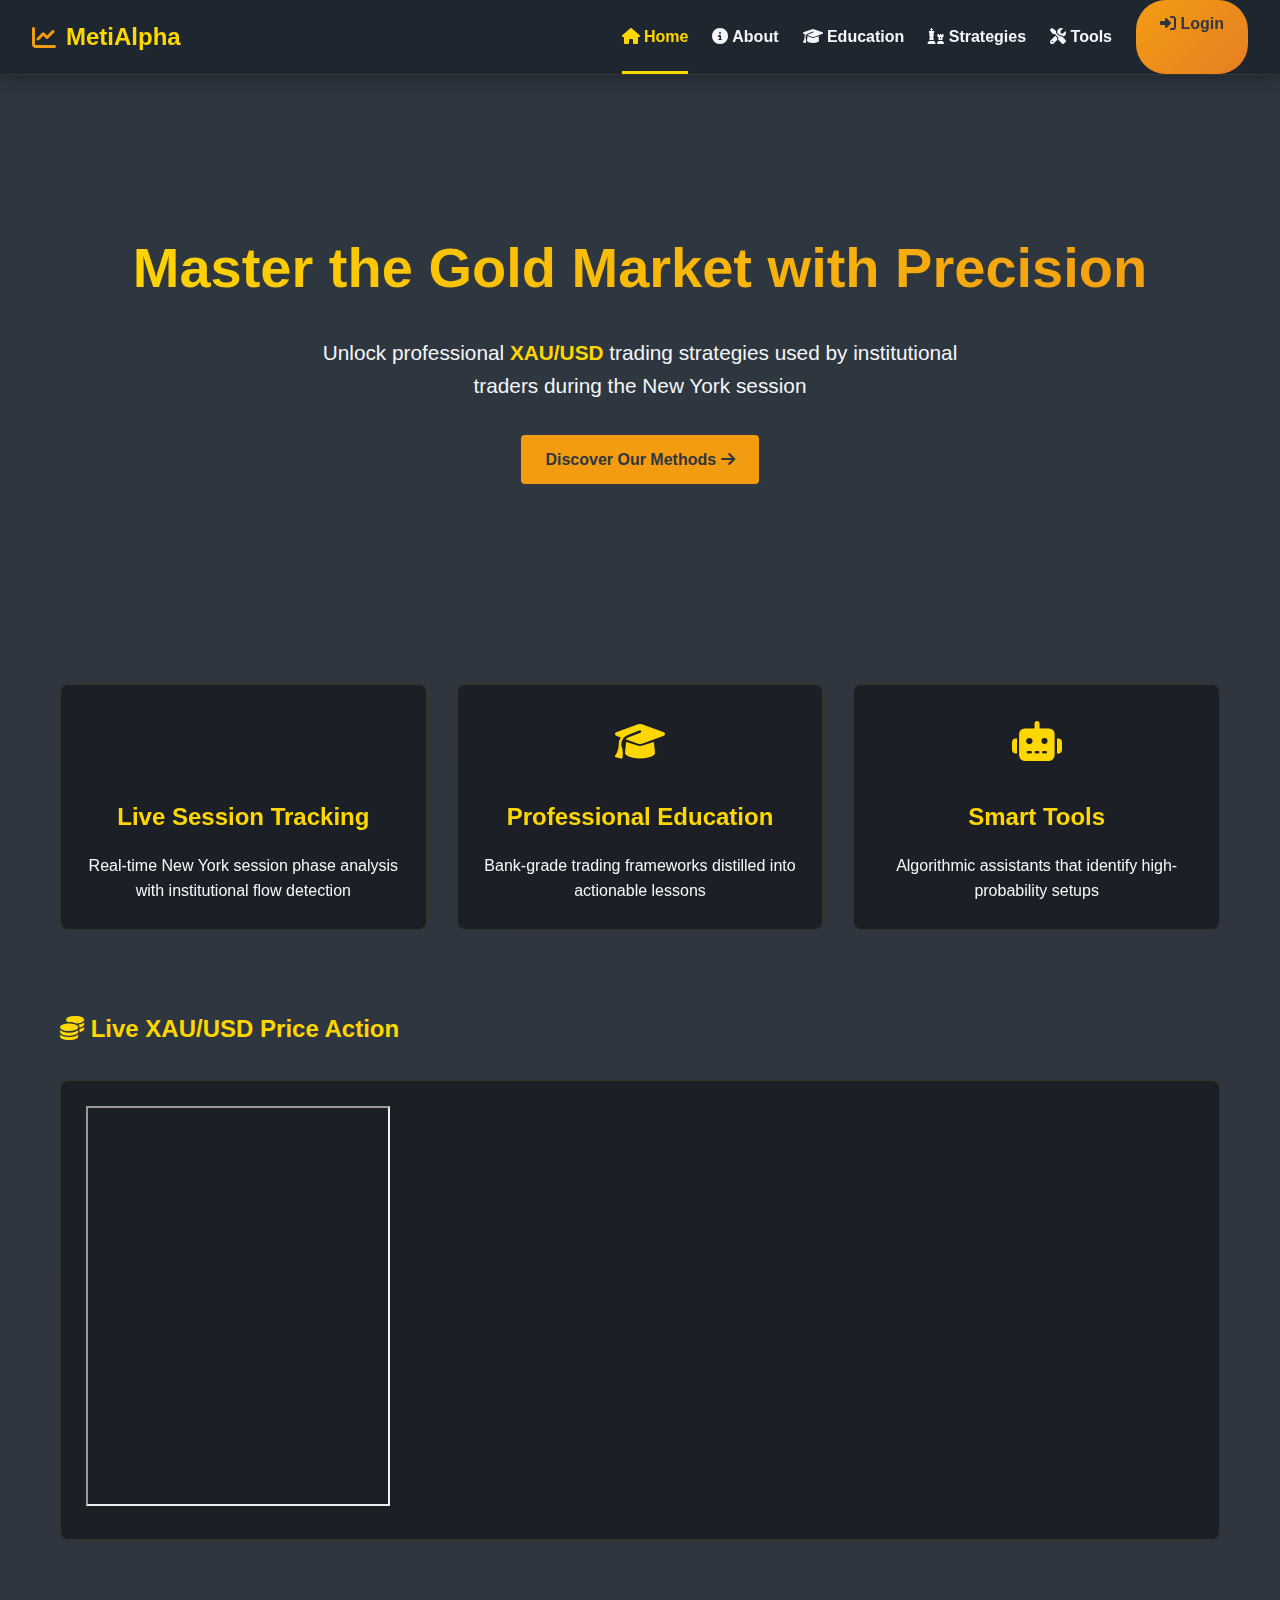
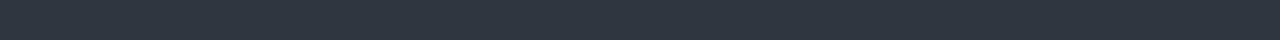
<file: index.html>
<!DOCTYPE html>
<html lang="en">
<head>
  <meta charset="UTF-8">
  <meta name="viewport" content="width=device-width, initial-scale=1.0">
  <title>MetiAlpha - Premium Forex Education</title>
  <link rel="stylesheet" href="https://cdnjs.cloudflare.com/ajax/libs/font-awesome/6.4.0/css/all.min.css">
  <link rel="stylesheet" href="styles.css">
  <style>
    /* Home Page Specific Styles */
    .features-grid {
      display: grid;
      grid-template-columns: repeat(auto-fit, minmax(300px, 1fr));
      gap: 30px;
      margin: 5rem 0;
    }
    
    .feature-card {
      text-align: center;
    }
    
    .feature-icon {
      font-size: 2.5rem;
      color: var(--gold);
      margin-bottom: 1.5rem;
    }
    
    .feature-card h3 {
      font-size: 1.5rem;
      margin-bottom: 1rem;
    }
    
    .trading-view-widget {
      margin: 5rem 0;
    }
    
    .price-action-container {
      border-radius: 8px;
      overflow: hidden;
      margin-top: 2rem;
    }
  </style>
</head>
<body>
  <div class="overlay">
    <nav>
      <a href="index.html" class="nav-logo">
        <i class="fas fa-chart-line"></i>
        <span>MetiAlpha</span>
      </a>
      <div class="nav-links">
        <a href="index.html" class="nav-link active"><i class="fas fa-home"></i> Home</a>
        <a href="about.html" class="nav-link"><i class="fas fa-info-circle"></i> About</a>
        <a href="education.html" class="nav-link"><i class="fas fa-graduation-cap"></i> Education</a>
        <a href="strategies.html" class="nav-link"><i class="fas fa-chess"></i> Strategies</a>
        <a href="tools.html" class="nav-link"><i class="fas fa-tools"></i> Tools</a>
        <a href="login.html" class="nav-link nav-cta"><i class="fas fa-sign-in-alt"></i> Login</a>
      </div>
    </nav>
    
    <section class="hero">
      <div class="container">
        <h1>Master the Gold Market with Precision</h1>
        <p class="subtitle">Unlock professional <span class="highlight">XAU/USD</span> trading strategies used by institutional traders during the New York session</p>
        <a href="strategies.html" class="btn btn-primary">Discover Our Methods <i class="fas fa-arrow-right"></i></a>
      </div>
    </section>

    <div class="container">
      <div class="features-grid">
        <div class="feature-card card">
          <div class="feature-icon"><i class="fas fa-chart-candlestick"></i></div>
          <h3>Live Session Tracking</h3>
          <p>Real-time New York session phase analysis with institutional flow detection</p>
        </div>
        
        <div class="feature-card card">
          <div class="feature-icon"><i class="fas fa-graduation-cap"></i></div>
          <h3>Professional Education</h3>
          <p>Bank-grade trading frameworks distilled into actionable lessons</p>
        </div>
        
        <div class="feature-card card">
          <div class="feature-icon"><i class="fas fa-robot"></i></div>
          <h3>Smart Tools</h3>
          <p>Algorithmic assistants that identify high-probability setups</p>
        </div>
      </div>

      <div class="trading-view-widget">
        <h2><i class="fas fa-coins"></i> Live XAU/USD Price Action</h2>
        <div class="price-action-container card">
          <iframe src="https://s.tradingview.com/embed-widget/mini-symbol-overview/?locale=en#%7B%22symbol%22%3A%22OANDA%3AXAUUSD%22%2C%22width%22%3A%22100%25%22%2C%22height%22%3A%22100%25%22%2C%22dateRange%22%3A%2212M%22%2C%22colorTheme%22%3A%22dark%22%2C%22trendLineColor%22%3A%22rgba(255%2C%20215%2C%200%2C%201)%22%2C%22fontColor%22%3A%22rgba(255%2C%20255%2C%20255%2C%200.9)%22%7D" style="height: 400px;"></iframe>
        </div>
      </div>
    </div>
  </div>
</body>
</html>
</file>
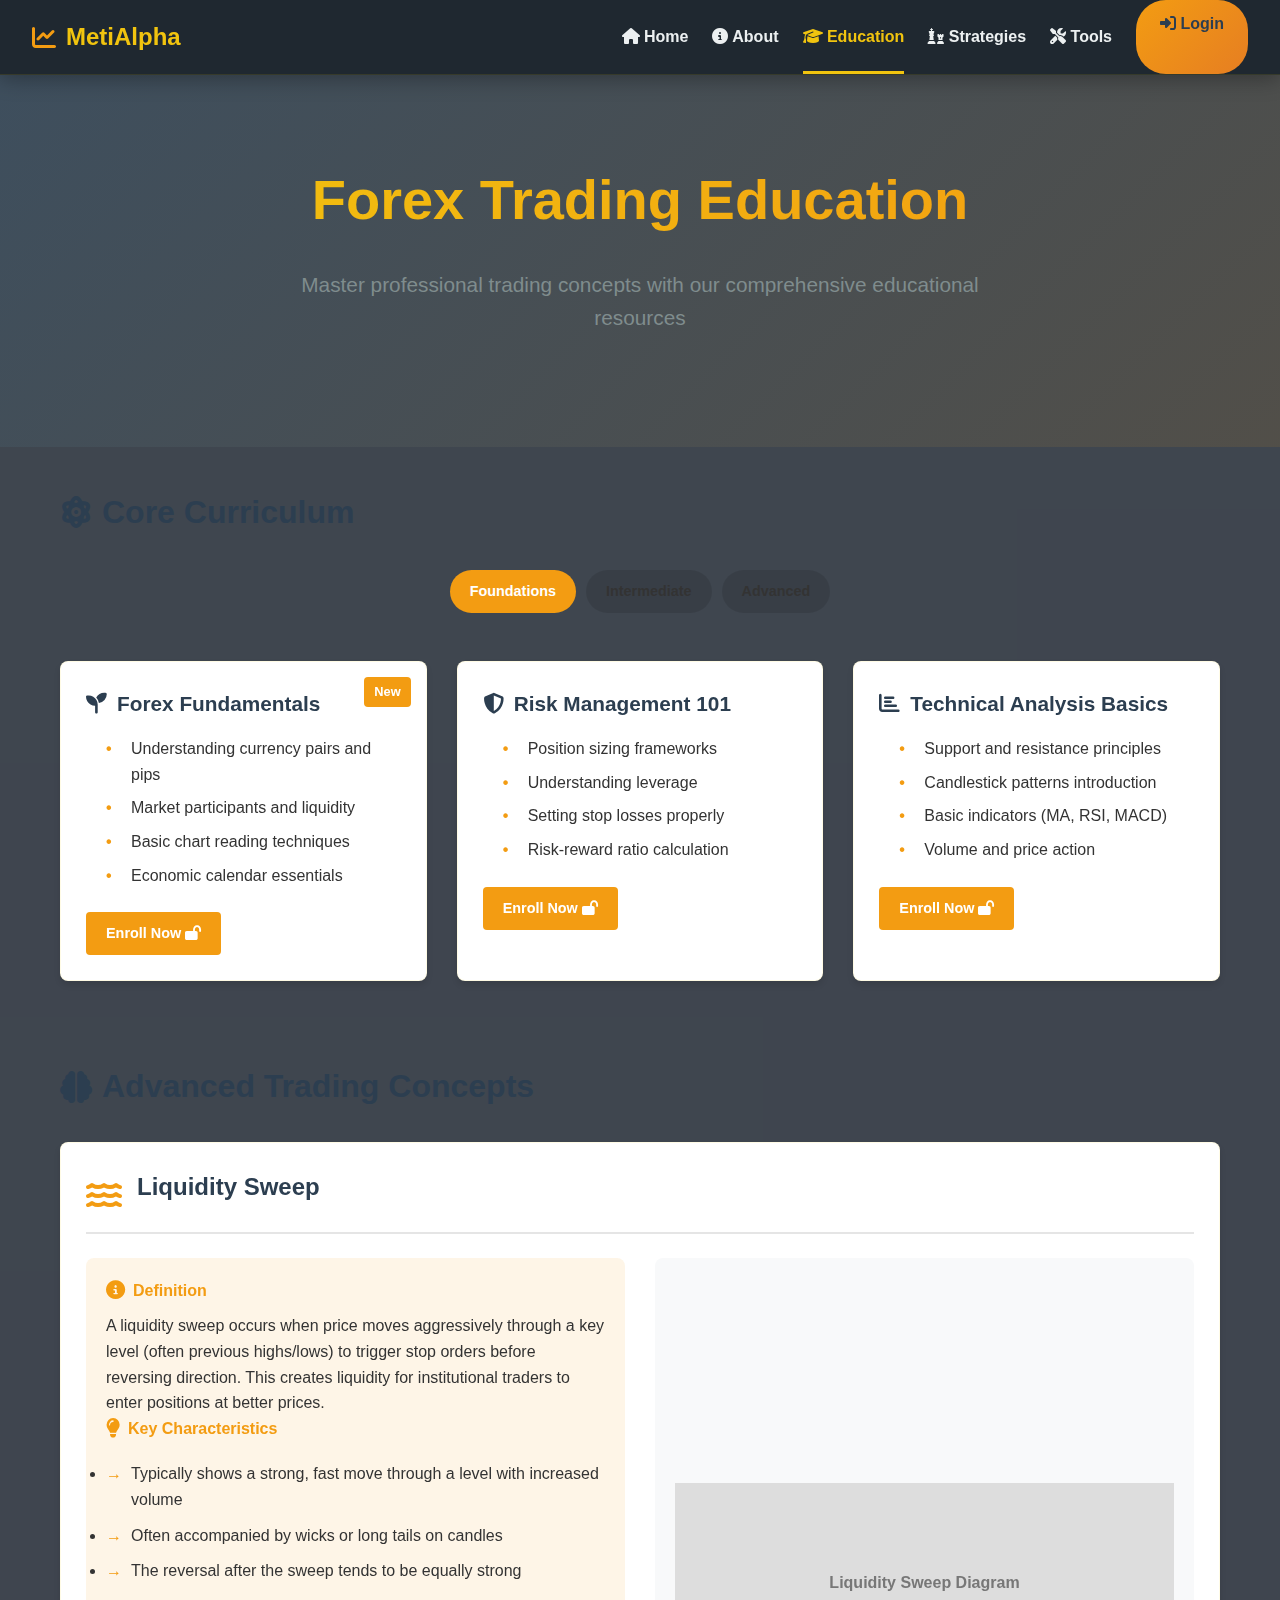
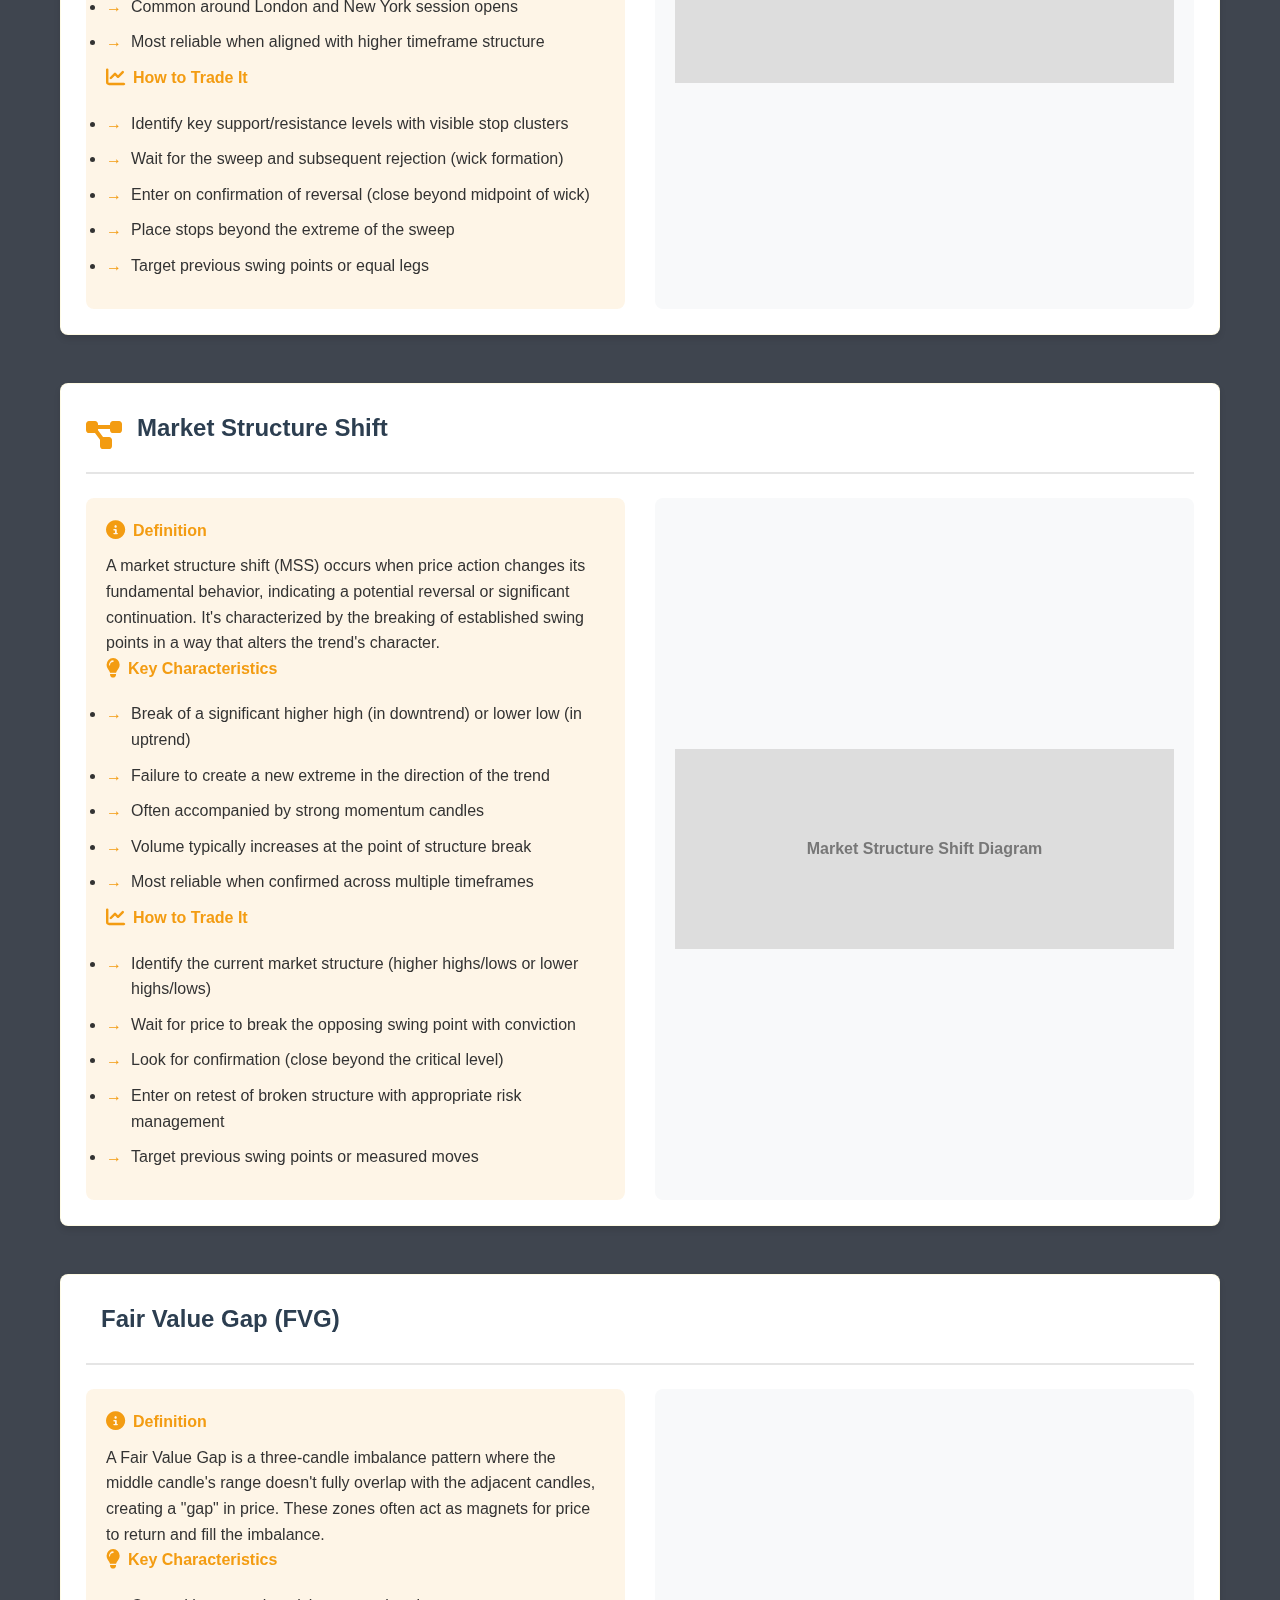
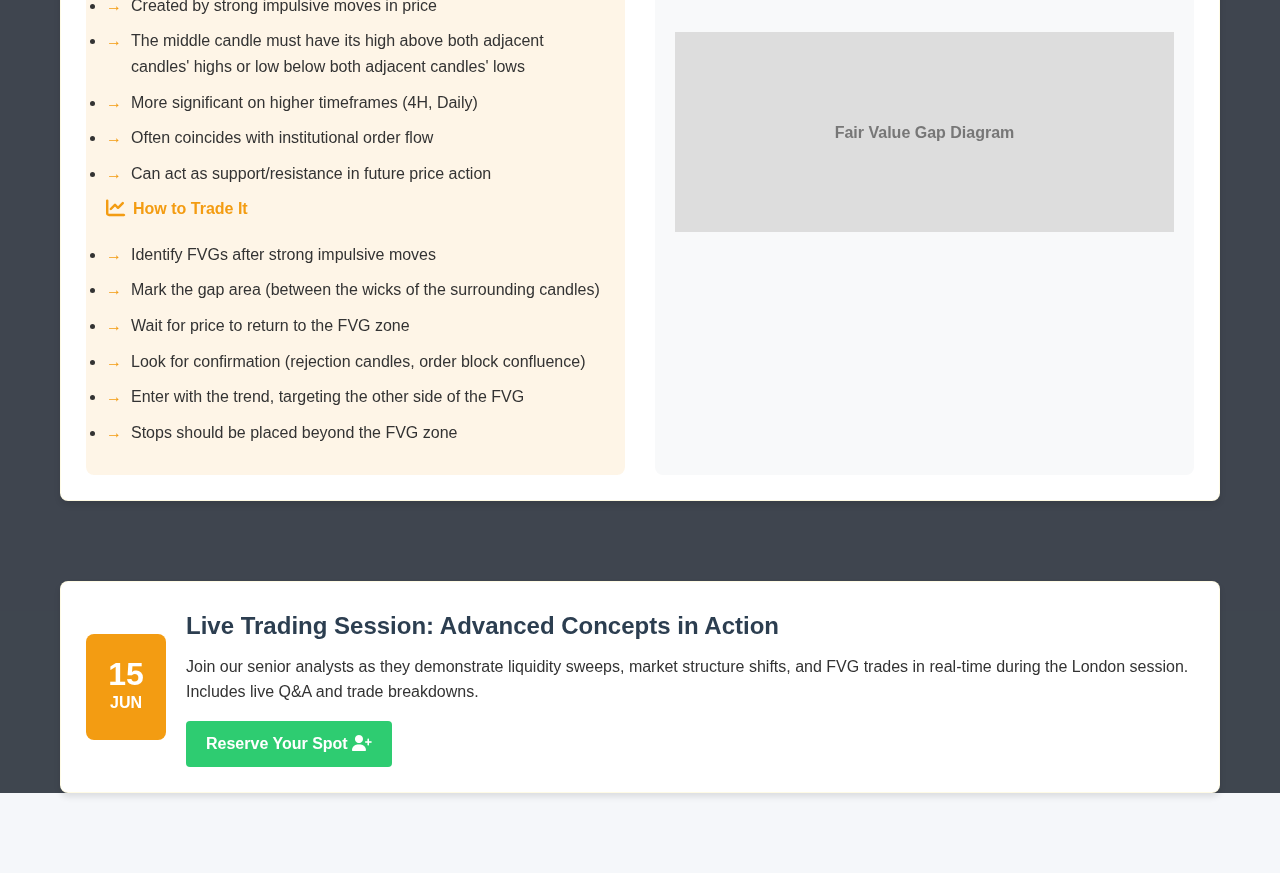
<file: education.html>
<!DOCTYPE html>
<html lang="en">
<head>
  <meta charset="UTF-8">
  <meta name="viewport" content="width=device-width, initial-scale=1.0">
  <title>Forex Education - MetiAlpha</title>
  <link rel="stylesheet" href="https://cdnjs.cloudflare.com/ajax/libs/font-awesome/6.4.0/css/all.min.css">
  <link rel="stylesheet" href="styles.css">
  <style>
    /* Education Page Specific Styles */
    :root {
      --primary: #3498db;
      --accent: #f39c12;
      --dark: #2c3e50;
      --light: #ecf0f1;
      --success: #2ecc71;
      --danger: #e74c3c;
      --gold: #f1c40f;
      --shadow: 0 4px 6px rgba(0, 0, 0, 0.1);
    }
    
    body {
      font-family: 'Segoe UI', Tahoma, Geneva, Verdana, sans-serif;
      line-height: 1.6;
      color: #333;
      background-color: #f5f7fa;
    }
    
    .container {
      max-width: 1200px;
      margin: 0 auto;
      padding: 0 20px;
    }
    
    .card {
      background: white;
      border-radius: 8px;
      padding: 25px;
      box-shadow: var(--shadow);
      position: relative;
      transition: transform 0.3s ease;
    }
    
    .card:hover {
      transform: translateY(-5px);
    }
    
    .education-hero {
      background: linear-gradient(135deg, rgba(52, 152, 219, 0.1), rgba(243, 156, 18, 0.1));
      padding: 80px 0;
      text-align: center;
      margin-bottom: 40px;
    }
    
    h1, h2, h3, h4 {
      color: var(--dark);
      margin-top: 0;
    }
    
    h1 {
      font-size: 2.5rem;
      margin-bottom: 15px;
    }
    
    h2 {
      font-size: 2rem;
      margin-bottom: 30px;
      display: flex;
      align-items: center;
      gap: 10px;
    }
    
    h3 {
      font-size: 1.5rem;
      margin-bottom: 15px;
    }
    
    .subtitle {
      font-size: 1.2rem;
      color: #7f8c8d;
      max-width: 700px;
      margin: 0 auto 30px;
    }
    
    .course-tabs {
      display: flex;
      justify-content: center;
      gap: 10px;
      margin: 2rem 0;
      flex-wrap: wrap;
    }
    
    .tab {
      padding: 10px 20px;
      border-radius: 30px;
      cursor: pointer;
      font-weight: 600;
      background-color: rgba(0, 0, 0, 0.1);
      transition: all 0.3s;
      border: none;
      font-size: 0.9rem;
    }
    
    .tab:hover {
      background-color: rgba(0, 0, 0, 0.2);
    }
    
    .tab.active {
      background-color: var(--accent);
      color: white;
    }
    
    .course-grid {
      display: grid;
      grid-template-columns: repeat(auto-fit, minmax(300px, 1fr));
      gap: 30px;
      margin: 3rem 0;
    }
    
    .course-badge {
      position: absolute;
      top: 15px;
      right: 15px;
      background-color: var(--accent);
      color: white;
      padding: 5px 10px;
      border-radius: 4px;
      font-weight: 600;
      font-size: 0.8rem;
    }
    
    .course-card h3 {
      font-size: 1.3rem;
      margin-bottom: 1rem;
      display: flex;
      align-items: center;
      gap: 10px;
    }
    
    .course-card ul {
      margin-left: 20px;
      margin-bottom: 1.5rem;
      padding-left: 0;
    }
    
    .course-card ul li {
      margin-bottom: 8px;
      position: relative;
      list-style-type: none;
      padding-left: 25px;
    }
    
    .course-card ul li:before {
      content: "•";
      color: var(--accent);
      font-weight: bold;
      position: absolute;
      left: 0;
    }
    
    .course-cta {
      display: inline-block;
      background-color: var(--accent);
      color: white;
      padding: 10px 20px;
      border-radius: 4px;
      font-weight: 600;
      text-decoration: none;
      transition: all 0.3s;
      border: none;
      cursor: pointer;
      font-size: 0.9rem;
    }
    
    .course-cta:hover {
      background-color: #e67e22;
      transform: translateY(-2px);
      box-shadow: 0 2px 10px rgba(0, 0, 0, 0.1);
    }
    
    .featured {
      border: 2px solid var(--gold);
      position: relative;
    }
    
    .featured:after {
      content: "Featured";
      position: absolute;
      top: -12px;
      left: 20px;
      background-color: var(--gold);
      color: var(--dark);
      padding: 3px 10px;
      border-radius: 20px;
      font-size: 0.7rem;
      font-weight: bold;
    }
    
    .webinar-section {
      margin: 5rem 0;
    }
    
    .webinar-card {
      display: flex;
      align-items: center;
      flex-wrap: wrap;
      gap: 20px;
    }
    
    .webinar-date {
      background-color: var(--accent);
      color: white;
      padding: 1.5rem 1rem;
      border-radius: 8px;
      text-align: center;
      min-width: 80px;
    }
    
    .webinar-date .day {
      font-size: 2rem;
      font-weight: 700;
      line-height: 1;
    }
    
    .webinar-date .month {
      font-size: 1rem;
      font-weight: 600;
      text-transform: uppercase;
    }
    
    .webinar-content {
      flex: 1;
      min-width: 250px;
    }
    
    .webinar-content h3 {
      font-size: 1.5rem;
      margin-bottom: 0.5rem;
    }
    
    .webinar-cta {
      display: inline-block;
      margin-top: 1rem;
      background-color: var(--success);
      color: white;
      padding: 10px 20px;
      border-radius: 4px;
      font-weight: 600;
      text-decoration: none;
      transition: all 0.3s;
      border: none;
      cursor: pointer;
    }
    
    .webinar-cta:hover {
      background-color: #27ae60;
      box-shadow: 0 2px 10px rgba(0, 0, 0, 0.1);
    }
    
    /* Advanced Concepts Section */
    .advanced-concepts {
      margin: 5rem 0;
    }
    
    .concept-card {
      margin-bottom: 3rem;
    }
    
    .concept-header {
      display: flex;
      align-items: center;
      margin-bottom: 1.5rem;
      padding-bottom: 10px;
      border-bottom: 2px solid rgba(0, 0, 0, 0.1);
    }
    
    .concept-icon {
      font-size: 2rem;
      margin-right: 15px;
      color: var(--accent);
    }
    
    .concept-content {
      display: grid;
      grid-template-columns: 1fr 1fr;
      gap: 30px;
    }
    
    @media (max-width: 768px) {
      .concept-content {
        grid-template-columns: 1fr;
      }
    }
    
    .concept-details {
      background: rgba(243, 156, 18, 0.1);
      padding: 20px;
      border-radius: 8px;
    }
    
    .concept-details h4 {
      color: var(--accent);
      margin-bottom: 10px;
      display: flex;
      align-items: center;
      gap: 8px;
    }
    
    .concept-details h4 i {
      font-size: 1.2rem;
    }
    
    .concept-image {
      background-color: #f8f9fa;
      border-radius: 8px;
      display: flex;
      align-items: center;
      justify-content: center;
      padding: 20px;
      text-align: center;
    }
    
    .concept-image img {
      max-width: 100%;
      height: auto;
      border-radius: 4px;
    }
    
    .placeholder-image {
      width: 100%;
      height: 200px;
      background-color: #ddd;
      display: flex;
      align-items: center;
      justify-content: center;
      color: #777;
      font-weight: bold;
    }
    
    .key-points {
      margin-top: 20px;
    }
    
    .key-points li {
      margin-bottom: 10px;
      position: relative;
      padding-left: 25px;
    }
    
    .key-points li:before {
      content: "→";
      color: var(--accent);
      position: absolute;
      left: 0;
    }
    
    /* Tabs functionality */
    .tab-content {
      display: none;
    }
    
    .tab-content.active {
      display: block;
      animation: fadeIn 0.5s ease;
    }
    
    @keyframes fadeIn {
      from { opacity: 0; transform: translateY(10px); }
      to { opacity: 1; transform: translateY(0); }
    }
  </style>
</head>
<body>
  <div class="overlay">
    <nav>
      <a href="index.html" class="nav-logo">
        <i class="fas fa-chart-line"></i>
        <span>MetiAlpha</span>
      </a>
      <div class="nav-links">
        <a href="index.html" class="nav-link"><i class="fas fa-home"></i> Home</a>
        <a href="about.html" class="nav-link"><i class="fas fa-info-circle"></i> About</a>
        <a href="education.html" class="nav-link active"><i class="fas fa-graduation-cap"></i> Education</a>
        <a href="strategies.html" class="nav-link"><i class="fas fa-chess"></i> Strategies</a>
        <a href="tools.html" class="nav-link"><i class="fas fa-tools"></i> Tools</a>
        <a href="login.html" class="nav-link nav-cta"><i class="fas fa-sign-in-alt"></i> Login</a>
      </div>
    </nav>
    
    <section class="hero education-hero">
      <div class="container">
        <h1>Forex Trading Education</h1>
        <p class="subtitle">Master professional trading concepts with our comprehensive educational resources</p>
      </div>
    </section>
    
    <div class="container">
      <section class="courses-section">
        <h2><i class="fas fa-atom"></i> Core Curriculum</h2>
        
        <div class="course-tabs">
          <div class="tab active" data-tab="foundations">Foundations</div>
          <div class="tab" data-tab="intermediate">Intermediate</div>
          <div class="tab" data-tab="advanced">Advanced</div>
        </div>
        
        <div class="tab-content active" id="foundations">
          <div class="course-grid">
            <div class="course-card card">
              <div class="course-badge">New</div>
              <h3><i class="fas fa-seedling"></i> Forex Fundamentals</h3>
              <ul>
                <li>Understanding currency pairs and pips</li>
                <li>Market participants and liquidity</li>
                <li>Basic chart reading techniques</li>
                <li>Economic calendar essentials</li>
              </ul>
              <a href="#" class="course-cta">Enroll Now <i class="fas fa-lock-open"></i></a>
            </div>
            
            <div class="course-card card">
              <h3><i class="fas fa-shield-alt"></i> Risk Management 101</h3>
              <ul>
                <li>Position sizing frameworks</li>
                <li>Understanding leverage</li>
                <li>Setting stop losses properly</li>
                <li>Risk-reward ratio calculation</li>
              </ul>
              <a href="#" class="course-cta">Enroll Now <i class="fas fa-lock-open"></i></a>
            </div>
            
            <div class="course-card card">
              <h3><i class="fas fa-chart-bar"></i> Technical Analysis Basics</h3>
              <ul>
                <li>Support and resistance principles</li>
                <li>Candlestick patterns introduction</li>
                <li>Basic indicators (MA, RSI, MACD)</li>
                <li>Volume and price action</li>
              </ul>
              <a href="#" class="course-cta">Enroll Now <i class="fas fa-lock-open"></i></a>
            </div>
          </div>
        </div>
        
        <div class="tab-content" id="intermediate">
          <div class="course-grid">
            <div class="course-card card">
              <h3><i class="fas fa-chess-knight"></i> Price Action Strategies</h3>
              <ul>
                <li>Pin bar trading methodology</li>
                <li>Inside bar breakout strategies</li>
                <li>False break recognition</li>
                <li>Multi-timeframe analysis</li>
              </ul>
              <a href="#" class="course-cta">Enroll Now <i class="fas fa-lock-open"></i></a>
            </div>
            
            <div class="course-card card featured">
              <div class="course-badge">Popular</div>
              <h3><i class="fas fa-clock"></i> Session Trading</h3>
              <ul>
                <li>London open strategies</li>
                <li>NY-London overlap tactics</li>
                <li>Asian session characteristics</li>
                <li>Session-specific volatility</li>
              </ul>
              <a href="#" class="course-cta">Enroll Now <i class="fas fa-lock-open"></i></a>
            </div>
            
            <div class="course-card card">
              <h3><i class="fas fa-brain"></i> Trading Psychology</h3>
              <ul>
                <li>Developing discipline</li>
                <li>Emotional control techniques</li>
                <li>Journaling for improvement</li>
                <li>Overcoming fear and greed</li>
              </ul>
              <a href="#" class="course-cta">Enroll Now <i class="fas fa-lock-open"></i></a>
            </div>
          </div>
        </div>
        
        <div class="tab-content" id="advanced">
          <div class="course-grid">
            <div class="course-card card">
              <div class="course-badge">New</div>
              <h3><i class="fas fa-water"></i> Liquidity Analysis</h3>
              <ul>
                <li>Identifying liquidity pools</li>
                <li>Liquidity sweep patterns</li>
                <li>Institutional order flow</li>
                <li>Stop hunt recognition</li>
              </ul>
              <a href="#" class="course-cta">Enroll Now <i class="fas fa-lock-open"></i></a>
            </div>
            
            <div class="course-card card featured">
              <div class="course-badge">Bestseller</div>
              <h3><i class="fas fa-project-diagram"></i> Market Structure</h3>
              <ul>
                <li>Identifying shifts in structure</li>
                <li>Break of structure (BOS) trades</li>
                <li>Change of character (CHOCH)</li>
                <li>Higher timeframe alignment</li>
              </ul>
              <a href="#" class="course-cta">Enroll Now <i class="fas fa-lock-open"></i></a>
            </div>
            
            <div class="course-card card">
              <h3><i class="fas fa-gap"></i> Fair Value Gaps</h3>
              <ul>
                <li>Identifying FVGs on charts</li>
                <li>Trading FVG retests</li>
                <li>Multi-timeframe FVG confluence</li>
                <li>FVG as support/resistance</li>
              </ul>
              <a href="#" class="course-cta">Enroll Now <i class="fas fa-lock-open"></i></a>
            </div>
          </div>
        </div>
      </section>
      
      <section class="advanced-concepts">
        <h2><i class="fas fa-brain"></i> Advanced Trading Concepts</h2>
        
        <div class="concept-card card">
          <div class="concept-header">
            <i class="fas fa-water concept-icon"></i>
            <h3>Liquidity Sweep</h3>
          </div>
          
          <div class="concept-content">
            <div class="concept-details">
              <h4><i class="fas fa-info-circle"></i> Definition</h4>
              <p>A liquidity sweep occurs when price moves aggressively through a key level (often previous highs/lows) to trigger stop orders before reversing direction. This creates liquidity for institutional traders to enter positions at better prices.</p>
              
              <h4><i class="fas fa-lightbulb"></i> Key Characteristics</h4>
              <ul class="key-points">
                <li>Typically shows a strong, fast move through a level with increased volume</li>
                <li>Often accompanied by wicks or long tails on candles</li>
                <li>The reversal after the sweep tends to be equally strong</li>
                <li>Common around London and New York session opens</li>
                <li>Most reliable when aligned with higher timeframe structure</li>
              </ul>
              
              <h4><i class="fas fa-chart-line"></i> How to Trade It</h4>
              <ul class="key-points">
                <li>Identify key support/resistance levels with visible stop clusters</li>
                <li>Wait for the sweep and subsequent rejection (wick formation)</li>
                <li>Enter on confirmation of reversal (close beyond midpoint of wick)</li>
                <li>Place stops beyond the extreme of the sweep</li>
                <li>Target previous swing points or equal legs</li>
              </ul>
            </div>
            
            <div class="concept-image">
              <div class="placeholder-image">Liquidity Sweep Diagram</div>
            </div>
          </div>
        </div>
        
        <div class="concept-card card">
          <div class="concept-header">
            <i class="fas fa-project-diagram concept-icon"></i>
            <h3>Market Structure Shift</h3>
          </div>
          
          <div class="concept-content">
            <div class="concept-details">
              <h4><i class="fas fa-info-circle"></i> Definition</h4>
              <p>A market structure shift (MSS) occurs when price action changes its fundamental behavior, indicating a potential reversal or significant continuation. It's characterized by the breaking of established swing points in a way that alters the trend's character.</p>
              
              <h4><i class="fas fa-lightbulb"></i> Key Characteristics</h4>
              <ul class="key-points">
                <li>Break of a significant higher high (in downtrend) or lower low (in uptrend)</li>
                <li>Failure to create a new extreme in the direction of the trend</li>
                <li>Often accompanied by strong momentum candles</li>
                <li>Volume typically increases at the point of structure break</li>
                <li>Most reliable when confirmed across multiple timeframes</li>
              </ul>
              
              <h4><i class="fas fa-chart-line"></i> How to Trade It</h4>
              <ul class="key-points">
                <li>Identify the current market structure (higher highs/lows or lower highs/lows)</li>
                <li>Wait for price to break the opposing swing point with conviction</li>
                <li>Look for confirmation (close beyond the critical level)</li>
                <li>Enter on retest of broken structure with appropriate risk management</li>
                <li>Target previous swing points or measured moves</li>
              </ul>
            </div>
            
            <div class="concept-image">
              <div class="placeholder-image">Market Structure Shift Diagram</div>
            </div>
          </div>
        </div>
        
        <div class="concept-card card">
          <div class="concept-header">
            <i class="fas fa-gap concept-icon"></i>
            <h3>Fair Value Gap (FVG)</h3>
          </div>
          
          <div class="concept-content">
            <div class="concept-details">
              <h4><i class="fas fa-info-circle"></i> Definition</h4>
              <p>A Fair Value Gap is a three-candle imbalance pattern where the middle candle's range doesn't fully overlap with the adjacent candles, creating a "gap" in price. These zones often act as magnets for price to return and fill the imbalance.</p>
              
              <h4><i class="fas fa-lightbulb"></i> Key Characteristics</h4>
              <ul class="key-points">
                <li>Created by strong impulsive moves in price</li>
                <li>The middle candle must have its high above both adjacent candles' highs or low below both adjacent candles' lows</li>
                <li>More significant on higher timeframes (4H, Daily)</li>
                <li>Often coincides with institutional order flow</li>
                <li>Can act as support/resistance in future price action</li>
              </ul>
              
              <h4><i class="fas fa-chart-line"></i> How to Trade It</h4>
              <ul class="key-points">
                <li>Identify FVGs after strong impulsive moves</li>
                <li>Mark the gap area (between the wicks of the surrounding candles)</li>
                <li>Wait for price to return to the FVG zone</li>
                <li>Look for confirmation (rejection candles, order block confluence)</li>
                <li>Enter with the trend, targeting the other side of the FVG</li>
                <li>Stops should be placed beyond the FVG zone</li>
              </ul>
            </div>
            
            <div class="concept-image">
              <div class="placeholder-image">Fair Value Gap Diagram</div>
            </div>
          </div>
        </div>
      </section>
      
      <section class="webinar-section">
        <div class="webinar-card card">
          <div class="webinar-date">
            <div class="day">15</div>
            <div class="month">JUN</div>
          </div>
          <div class="webinar-content">
            <h3>Live Trading Session: Advanced Concepts in Action</h3>
            <p>Join our senior analysts as they demonstrate liquidity sweeps, market structure shifts, and FVG trades in real-time during the London session. Includes live Q&A and trade breakdowns.</p>
            <a href="#" class="webinar-cta">Reserve Your Spot <i class="fas fa-user-plus"></i></a>
          </div>
        </div>
      </section>
    </div>
  </div>

  <script>
    // Tab functionality
    document.addEventListener('DOMContentLoaded', function() {
      const tabs = document.querySelectorAll('.tab');
      
      tabs.forEach(tab => {
        tab.addEventListener('click', () => {
          // Remove active class from all tabs and content
          document.querySelectorAll('.tab').forEach(t => t.classList.remove('active'));
          document.querySelectorAll('.tab-content').forEach(c => c.classList.remove('active'));
          
          // Add active class to clicked tab
          tab.classList.add('active');
          
          // Show corresponding content
          const tabId = tab.getAttribute('data-tab');
          document.getElementById(tabId).classList.add('active');
        });
      });
    });
  </script>
</body>
</html>
</file>
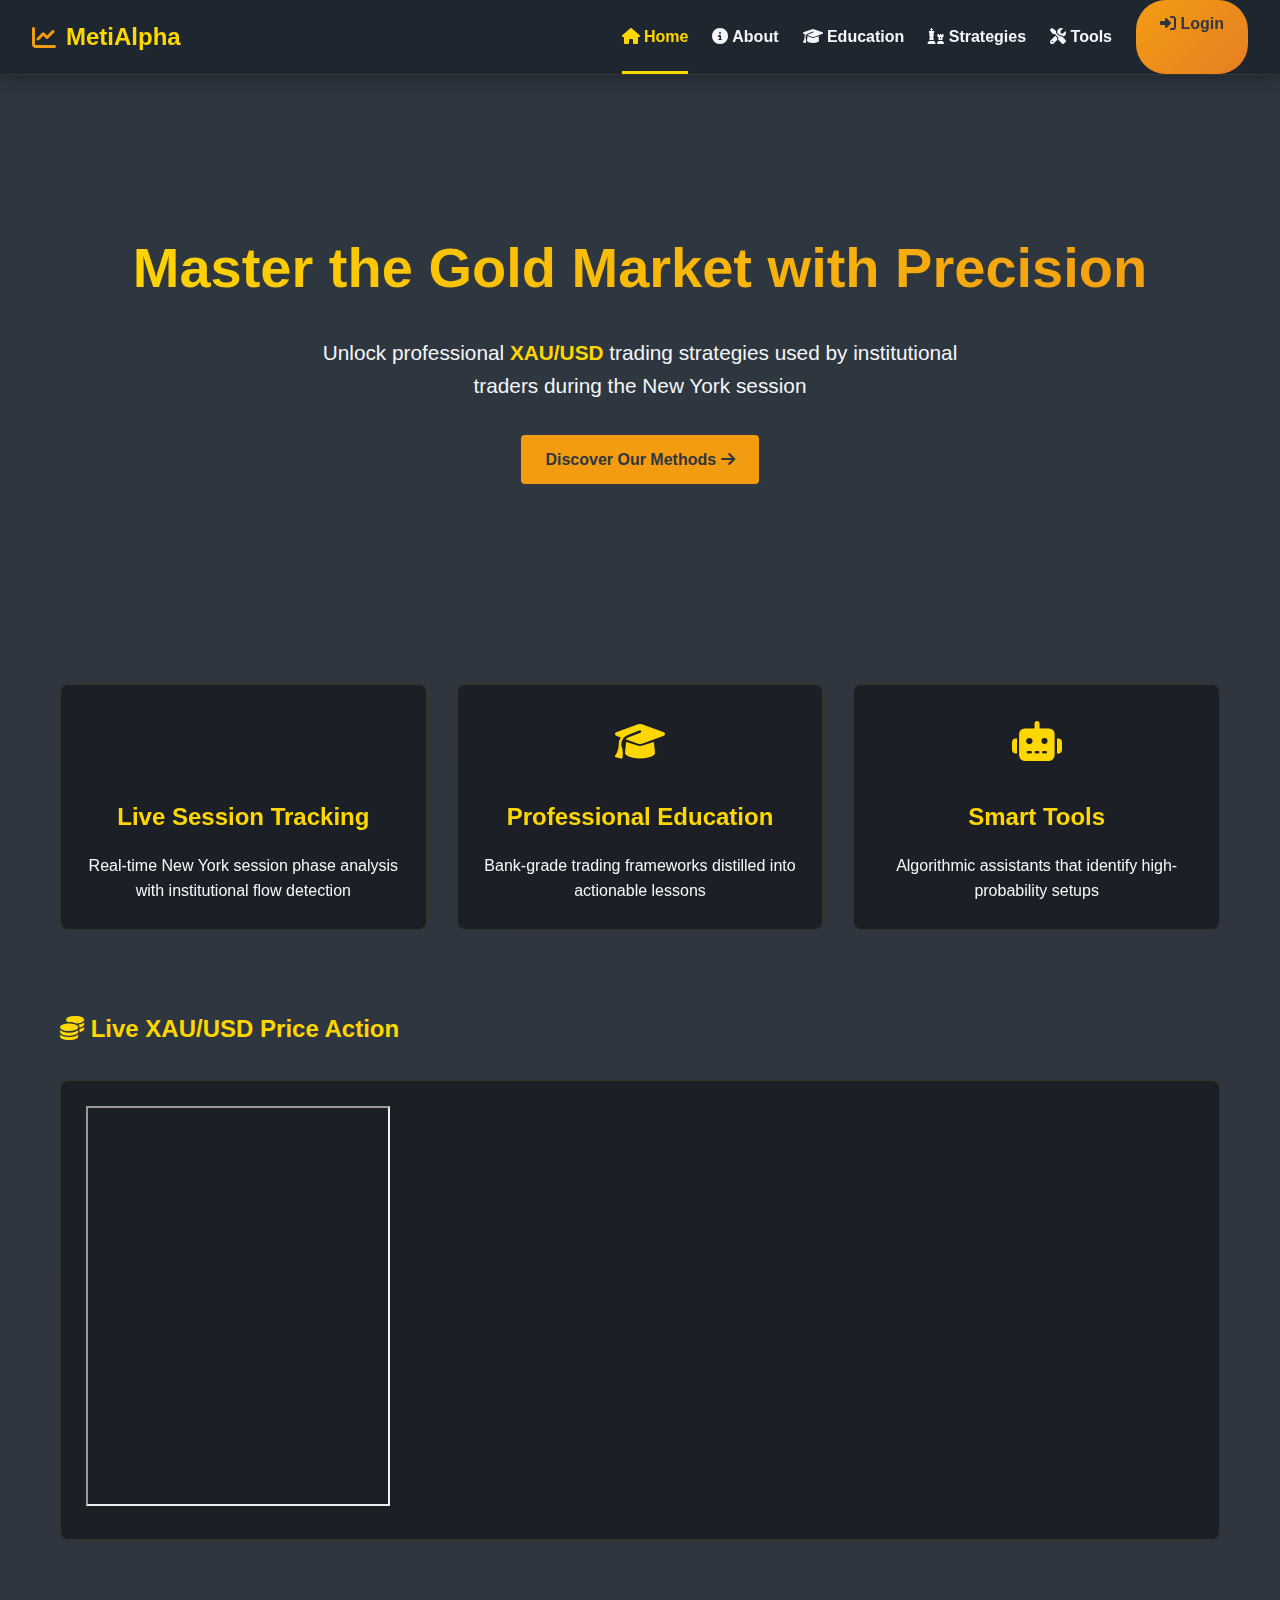
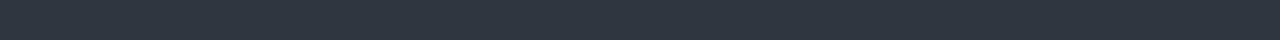
<file: home.html>
<!DOCTYPE html>
<html lang="en">
<head>
  <meta charset="UTF-8">
  <meta name="viewport" content="width=device-width, initial-scale=1.0">
  <title>MetiAlpha - Premium Forex Education</title>
  <link rel="stylesheet" href="https://cdnjs.cloudflare.com/ajax/libs/font-awesome/6.4.0/css/all.min.css">
  <link rel="stylesheet" href="styles.css">
  <style>
    /* Home Page Specific Styles */
    .features-grid {
      display: grid;
      grid-template-columns: repeat(auto-fit, minmax(300px, 1fr));
      gap: 30px;
      margin: 5rem 0;
    }
    
    .feature-card {
      text-align: center;
    }
    
    .feature-icon {
      font-size: 2.5rem;
      color: var(--gold);
      margin-bottom: 1.5rem;
    }
    
    .feature-card h3 {
      font-size: 1.5rem;
      margin-bottom: 1rem;
    }
    
    .trading-view-widget {
      margin: 5rem 0;
    }
    
    .price-action-container {
      border-radius: 8px;
      overflow: hidden;
      margin-top: 2rem;
    }
  </style>
</head>
<body>
  <div class="overlay">
    <nav>
      <a href="index.html" class="nav-logo">
        <i class="fas fa-chart-line"></i>
        <span>MetiAlpha</span>
      </a>
      <div class="nav-links">
        <a href="index.html" class="nav-link active"><i class="fas fa-home"></i> Home</a>
        <a href="about.html" class="nav-link"><i class="fas fa-info-circle"></i> About</a>
        <a href="education.html" class="nav-link"><i class="fas fa-graduation-cap"></i> Education</a>
        <a href="strategies.html" class="nav-link"><i class="fas fa-chess"></i> Strategies</a>
        <a href="tools.html" class="nav-link"><i class="fas fa-tools"></i> Tools</a>
        <a href="login.html" class="nav-link nav-cta"><i class="fas fa-sign-in-alt"></i> Login</a>
      </div>
    </nav>
    
    <section class="hero">
      <div class="container">
        <h1>Master the Gold Market with Precision</h1>
        <p class="subtitle">Unlock professional <span class="highlight">XAU/USD</span> trading strategies used by institutional traders during the New York session</p>
        <a href="strategies.html" class="btn btn-primary">Discover Our Methods <i class="fas fa-arrow-right"></i></a>
      </div>
    </section>

    <div class="container">
      <div class="features-grid">
        <div class="feature-card card">
          <div class="feature-icon"><i class="fas fa-chart-candlestick"></i></div>
          <h3>Live Session Tracking</h3>
          <p>Real-time New York session phase analysis with institutional flow detection</p>
        </div>
        
        <div class="feature-card card">
          <div class="feature-icon"><i class="fas fa-graduation-cap"></i></div>
          <h3>Professional Education</h3>
          <p>Bank-grade trading frameworks distilled into actionable lessons</p>
        </div>
        
        <div class="feature-card card">
          <div class="feature-icon"><i class="fas fa-robot"></i></div>
          <h3>Smart Tools</h3>
          <p>Algorithmic assistants that identify high-probability setups</p>
        </div>
      </div>

      <div class="trading-view-widget">
        <h2><i class="fas fa-coins"></i> Live XAU/USD Price Action</h2>
        <div class="price-action-container card">
          <iframe src="https://s.tradingview.com/embed-widget/mini-symbol-overview/?locale=en#%7B%22symbol%22%3A%22OANDA%3AXAUUSD%22%2C%22width%22%3A%22100%25%22%2C%22height%22%3A%22100%25%22%2C%22dateRange%22%3A%2212M%22%2C%22colorTheme%22%3A%22dark%22%2C%22trendLineColor%22%3A%22rgba(255%2C%20215%2C%200%2C%201)%22%2C%22fontColor%22%3A%22rgba(255%2C%20255%2C%20255%2C%200.9)%22%7D" style="height: 400px;"></iframe>
        </div>
      </div>
    </div>
  </div>
</body>
</html>
</file>
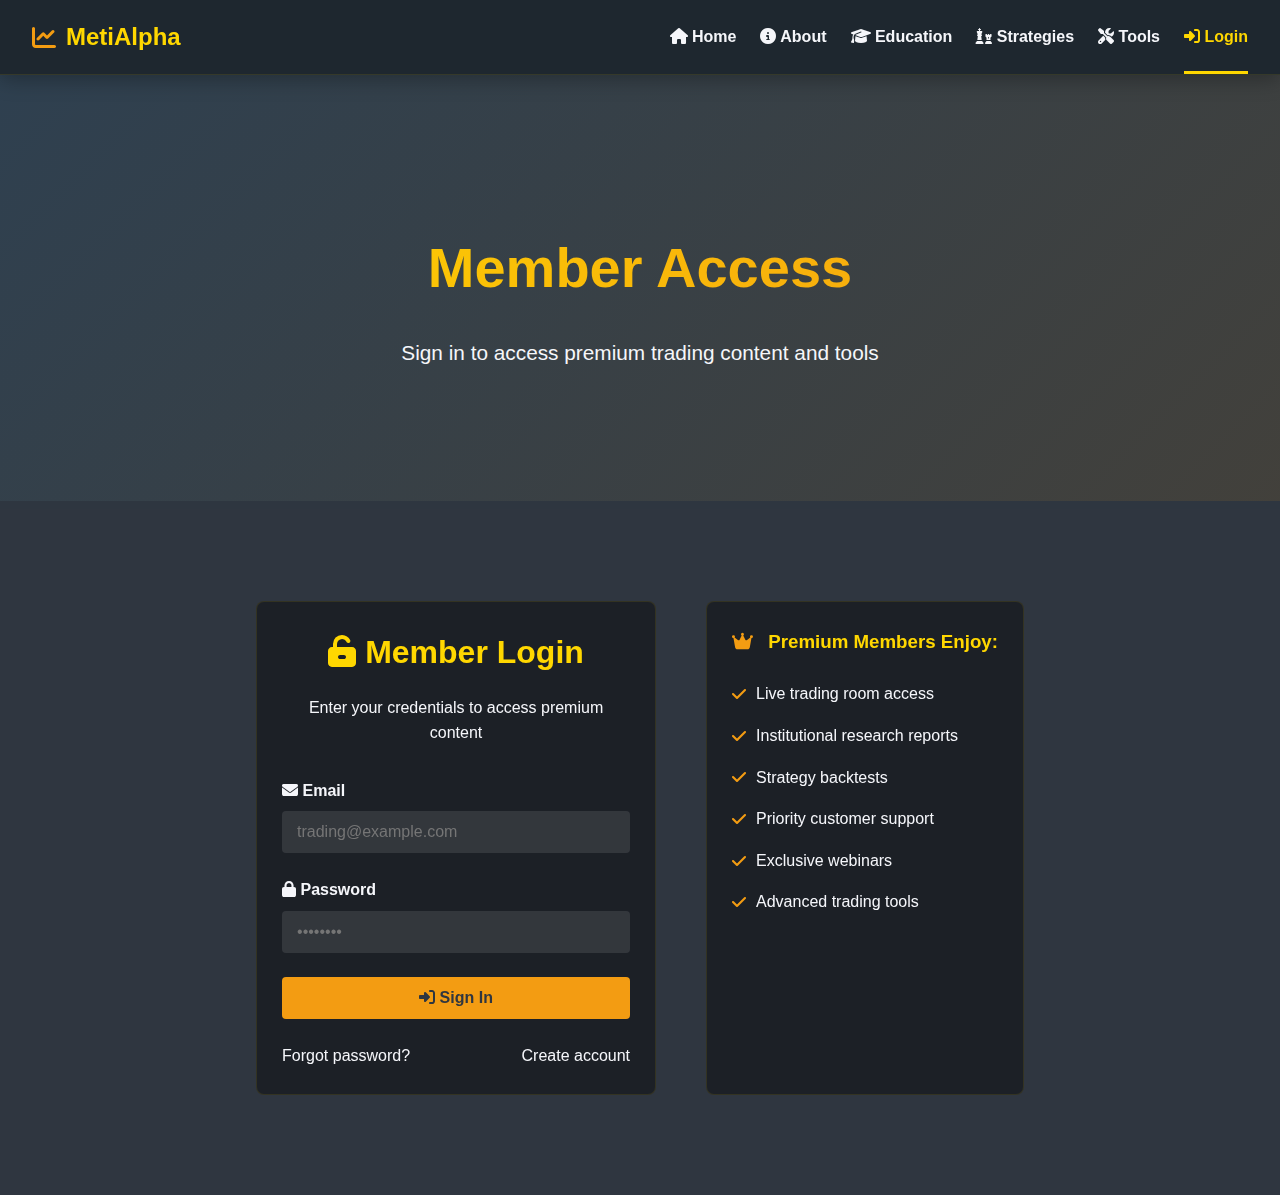
<file: login.html>
<!DOCTYPE html>
<html lang="en">
<head>
  <meta charset="UTF-8">
  <meta name="viewport" content="width=device-width, initial-scale=1.0">
  <title>Login - MetiAlpha</title>
  <link rel="stylesheet" href="https://cdnjs.cloudflare.com/ajax/libs/font-awesome/6.4.0/css/all.min.css">
  <link rel="stylesheet" href="styles.css">
  <style>
    /* Login Page Specific Styles */
    .login-hero {
      background: linear-gradient(135deg, rgba(52, 152, 219, 0.1), rgba(243, 156, 18, 0.1));
    }
    
    .auth-container {
      display: flex;
      justify-content: center;
      gap: 50px;
      margin: 5rem 0;
    }
    
    .auth-card {
      max-width: 400px;
      width: 100%;
    }
    
    .auth-header {
      text-align: center;
      margin-bottom: 2rem;
    }
    
    .auth-header h2 {
      font-size: 2rem;
    }
    
    .input-group {
      margin-bottom: 1.5rem;
    }
    
    .input-group label {
      display: block;
      margin-bottom: 0.5rem;
      font-weight: 600;
    }
    
    .input-group input {
      width: 100%;
      padding: 12px 15px;
      border-radius: 4px;
      border: none;
      background-color: rgba(255, 255, 255, 0.1);
      color: var(--light);
      font-size: 1rem;
    }
    
    .input-group input:focus {
      outline: 2px solid var(--accent);
    }
    
    .auth-button {
      width: 100%;
      padding: 12px;
      border: none;
      border-radius: 4px;
      background-color: var(--accent);
      color: var(--dark);
      font-weight: 600;
      font-size: 1rem;
      cursor: pointer;
      transition: all 0.3s;
    }
    
    .auth-button:hover {
      background-color: #e67e22;
    }
    
    .auth-footer {
      display: flex;
      justify-content: space-between;
      margin-top: 1.5rem;
    }
    
    .auth-footer a {
      color: var(--light);
      text-decoration: none;
      transition: color 0.3s;
    }
    
    .auth-footer a:hover {
      color: var(--accent);
    }
    
    .auth-benefits {
      max-width: 400px;
    }
    
    .auth-benefits h3 {
      margin-bottom: 1.5rem;
    }
    
    .auth-benefits ul {
      list-style: none;
    }
    
    .auth-benefits li {
      margin-bottom: 1rem;
      display: flex;
      align-items: center;
    }
    
    .auth-benefits i {
      margin-right: 10px;
      color: var(--accent);
    }
    
    @media (max-width: 768px) {
      .auth-container {
        flex-direction: column;
        align-items: center;
      }
    }
  </style>
</head>
<body>
  <div class="overlay">
    <nav>
      <a href="index.html" class="nav-logo">
        <i class="fas fa-chart-line"></i>
        <span>MetiAlpha</span>
      </a>
      <div class="nav-links">
        <a href="index.html" class="nav-link"><i class="fas fa-home"></i> Home</a>
        <a href="about.html" class="nav-link"><i class="fas fa-info-circle"></i> About</a>
        <a href="education.html" class="nav-link"><i class="fas fa-graduation-cap"></i> Education</a>
        <a href="strategies.html" class="nav-link"><i class="fas fa-chess"></i> Strategies</a>
        <a href="tools.html" class="nav-link"><i class="fas fa-tools"></i> Tools</a>
        <a href="login.html" class="nav-link active"><i class="fas fa-sign-in-alt"></i> Login</a>
      </div>
    </nav>
    
    <section class="hero login-hero">
      <div class="container">
        <h1>Member Access</h1>
        <p class="subtitle">Sign in to access premium trading content and tools</p>
      </div>
    </section>
    
    <div class="container">
      <div class="auth-container">
        <div class="auth-card card">
          <div class="auth-header">
            <h2><i class="fas fa-unlock-alt"></i> Member Login</h2>
            <p>Enter your credentials to access premium content</p>
          </div>
          
          <form class="auth-form">
            <div class="input-group">
              <label><i class="fas fa-envelope"></i> Email</label>
              <input type="email" placeholder="trading@example.com" required>
            </div>
            
            <div class="input-group">
              <label><i class="fas fa-lock"></i> Password</label>
              <input type="password" placeholder="••••••••" required>
            </div>
            
            <button type="submit" class="auth-button">
              <i class="fas fa-sign-in-alt"></i> Sign In
            </button>
            
            <div class="auth-footer">
              <a href="#">Forgot password?</a>
              <a href="#">Create account</a>
            </div>
          </form>
        </div>
        
        <div class="auth-benefits card">
          <h3><i class="fas fa-crown"></i> Premium Members Enjoy:</h3>
          <ul>
            <li><i class="fas fa-check"></i> Live trading room access</li>
            <li><i class="fas fa-check"></i> Institutional research reports</li>
            <li><i class="fas fa-check"></i> Strategy backtests</li>
            <li><i class="fas fa-check"></i> Priority customer support</li>
            <li><i class="fas fa-check"></i> Exclusive webinars</li>
            <li><i class="fas fa-check"></i> Advanced trading tools</li>
          </ul>
        </div>
      </div>
    </div>
  </div>
</body>
</html>
</file>
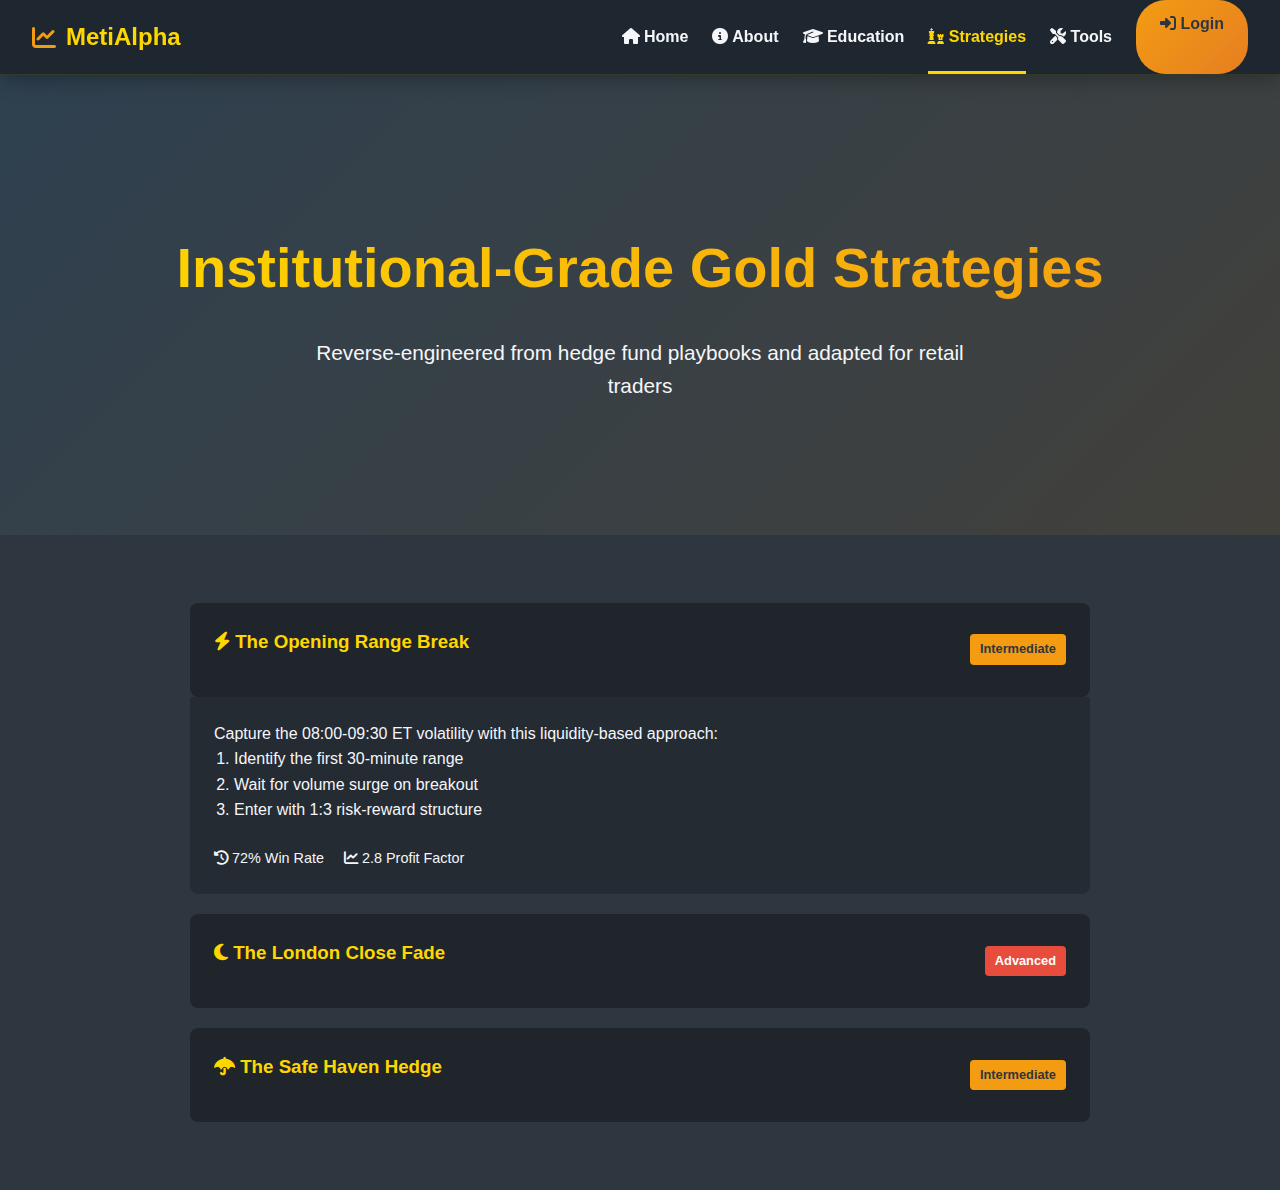
<file: strategies.html>
<!DOCTYPE html>
<html lang="en">
<head>
  <meta charset="UTF-8">
  <meta name="viewport" content="width=device-width, initial-scale=1.0">
  <title>Trading Strategies - MetiAlpha</title>
  <link rel="stylesheet" href="https://cdnjs.cloudflare.com/ajax/libs/font-awesome/6.4.0/css/all.min.css">
  <link rel="stylesheet" href="styles.css">
  <style>
    /* Strategies Page Specific Styles */
    .strategy-hero {
      background: linear-gradient(135deg, rgba(52, 152, 219, 0.1), rgba(243, 156, 18, 0.1));
    }
    
    .strategy-accordion {
      max-width: 900px;
      margin: 3rem auto;
    }
    
    .strategy-item {
      margin-bottom: 20px;
    }
    
    .strategy-header {
      display: flex;
      justify-content: space-between;
      align-items: center;
      padding: 1.5rem;
      cursor: pointer;
      background-color: rgba(0, 0, 0, 0.3);
      border-radius: 8px;
      transition: all 0.3s;
    }
    
    .strategy-header:hover {
      background-color: rgba(0, 0, 0, 0.4);
    }
    
    .difficulty-badge {
      padding: 5px 10px;
      border-radius: 4px;
      font-size: 0.8rem;
      font-weight: 600;
    }
    
    .intermediate {
      background-color: var(--accent);
      color: var(--dark);
    }
    
    .advanced {
      background-color: var(--danger);
      color: white;
    }
    
    .strategy-content {
      padding: 1.5rem;
      background-color: rgba(0, 0, 0, 0.2);
      border-radius: 0 0 8px 8px;
      display: none;
    }
    
    .strategy-item.active .strategy-content {
      display: block;
    }
    
    .strategy-content ol {
      margin-left: 20px;
      margin-bottom: 1.5rem;
    }
    
    .strategy-meta {
      display: flex;
      gap: 20px;
      margin-top: 1.5rem;
      font-size: 0.9rem;
    }
  </style>
</head>
<body>
  <div class="overlay">
    <nav>
      <a href="index.html" class="nav-logo">
        <i class="fas fa-chart-line"></i>
        <span>MetiAlpha</span>
      </a>
      <div class="nav-links">
        <a href="home.html" class="nav-link"><i class="fas fa-home"></i> Home</a>
        <a href="about.html" class="nav-link"><i class="fas fa-info-circle"></i> About</a>
        <a href="education.html" class="nav-link"><i class="fas fa-graduation-cap"></i> Education</a>
        <a href="strategies.html" class="nav-link active"><i class="fas fa-chess"></i> Strategies</a>
        <a href="tools.html" class="nav-link"><i class="fas fa-tools"></i> Tools</a>
        <a href="login.html" class="nav-link nav-cta"><i class="fas fa-sign-in-alt"></i> Login</a>
      </div>
    </nav>
    
    <section class="hero strategy-hero">
      <div class="container">
        <h1>Institutional-Grade Gold Strategies</h1>
        <p class="subtitle">Reverse-engineered from hedge fund playbooks and adapted for retail traders</p>
      </div>
    </section>
    
    <div class="container">
      <div class="strategy-accordion">
        <div class="strategy-item active">
          <div class="strategy-header">
            <h3><i class="fas fa-bolt"></i> The Opening Range Break</h3>
            <span class="difficulty-badge intermediate">Intermediate</span>
          </div>
          <div class="strategy-content">
            <p>Capture the 08:00-09:30 ET volatility with this liquidity-based approach:</p>
            <ol>
              <li>Identify the first 30-minute range</li>
              <li>Wait for volume surge on breakout</li>
              <li>Enter with 1:3 risk-reward structure</li>
            </ol>
            <div class="strategy-meta">
              <span><i class="fas fa-history"></i> 72% Win Rate</span>
              <span><i class="fas fa-chart-line"></i> 2.8 Profit Factor</span>
            </div>
          </div>
        </div>
        
        <div class="strategy-item">
          <div class="strategy-header">
            <h3><i class="fas fa-moon"></i> The London Close Fade</h3>
            <span class="difficulty-badge advanced">Advanced</span>
          </div>
          <div class="strategy-content">
            <p>Exploit liquidity gaps during the 11:00 ET transition:</p>
            <ol>
              <li>Identify overextended moves into London close</li>
              <li>Fade against key Fibonacci levels</li>
              <li>Target 50% retracement</li>
            </ol>
            <div class="strategy-meta">
              <span><i class="fas fa-history"></i> 65% Win Rate</span>
              <span><i class="fas fa-chart-line"></i> 2.1 Profit Factor</span>
            </div>
          </div>
        </div>
        
        <div class="strategy-item">
          <div class="strategy-header">
            <h3><i class="fas fa-umbrella"></i> The Safe Haven Hedge</h3>
            <span class="difficulty-badge intermediate">Intermediate</span>
          </div>
          <div class="strategy-content">
            <p>Capitalize on risk-off market movements:</p>
            <ol>
              <li>Monitor SPX 500 futures for sharp declines</li>
              <li>Enter gold positions on confirmed flight-to-safety</li>
              <li>Scale out at key resistance levels</li>
            </ol>
            <div class="strategy-meta">
              <span><i class="fas fa-history"></i> 68% Win Rate</span>
              <span><i class="fas fa-chart-line"></i> 2.4 Profit Factor</span>
            </div>
          </div>
        </div>
      </div>
    </div>
  </div>
  
  <script>
    // Accordion functionality
    document.querySelectorAll('.strategy-header').forEach(header => {
      header.addEventListener('click', () => {
        const item = header.parentElement;
        const isActive = item.classList.contains('active');
        
        // Close all items
        document.querySelectorAll('.strategy-item').forEach(i => {
          i.classList.remove('active');
        });
        
        // Open clicked item if it wasn't active
        if (!isActive) {
          item.classList.add('active');
        }
      });
    });
  </script>
</body>
</html>
</file>
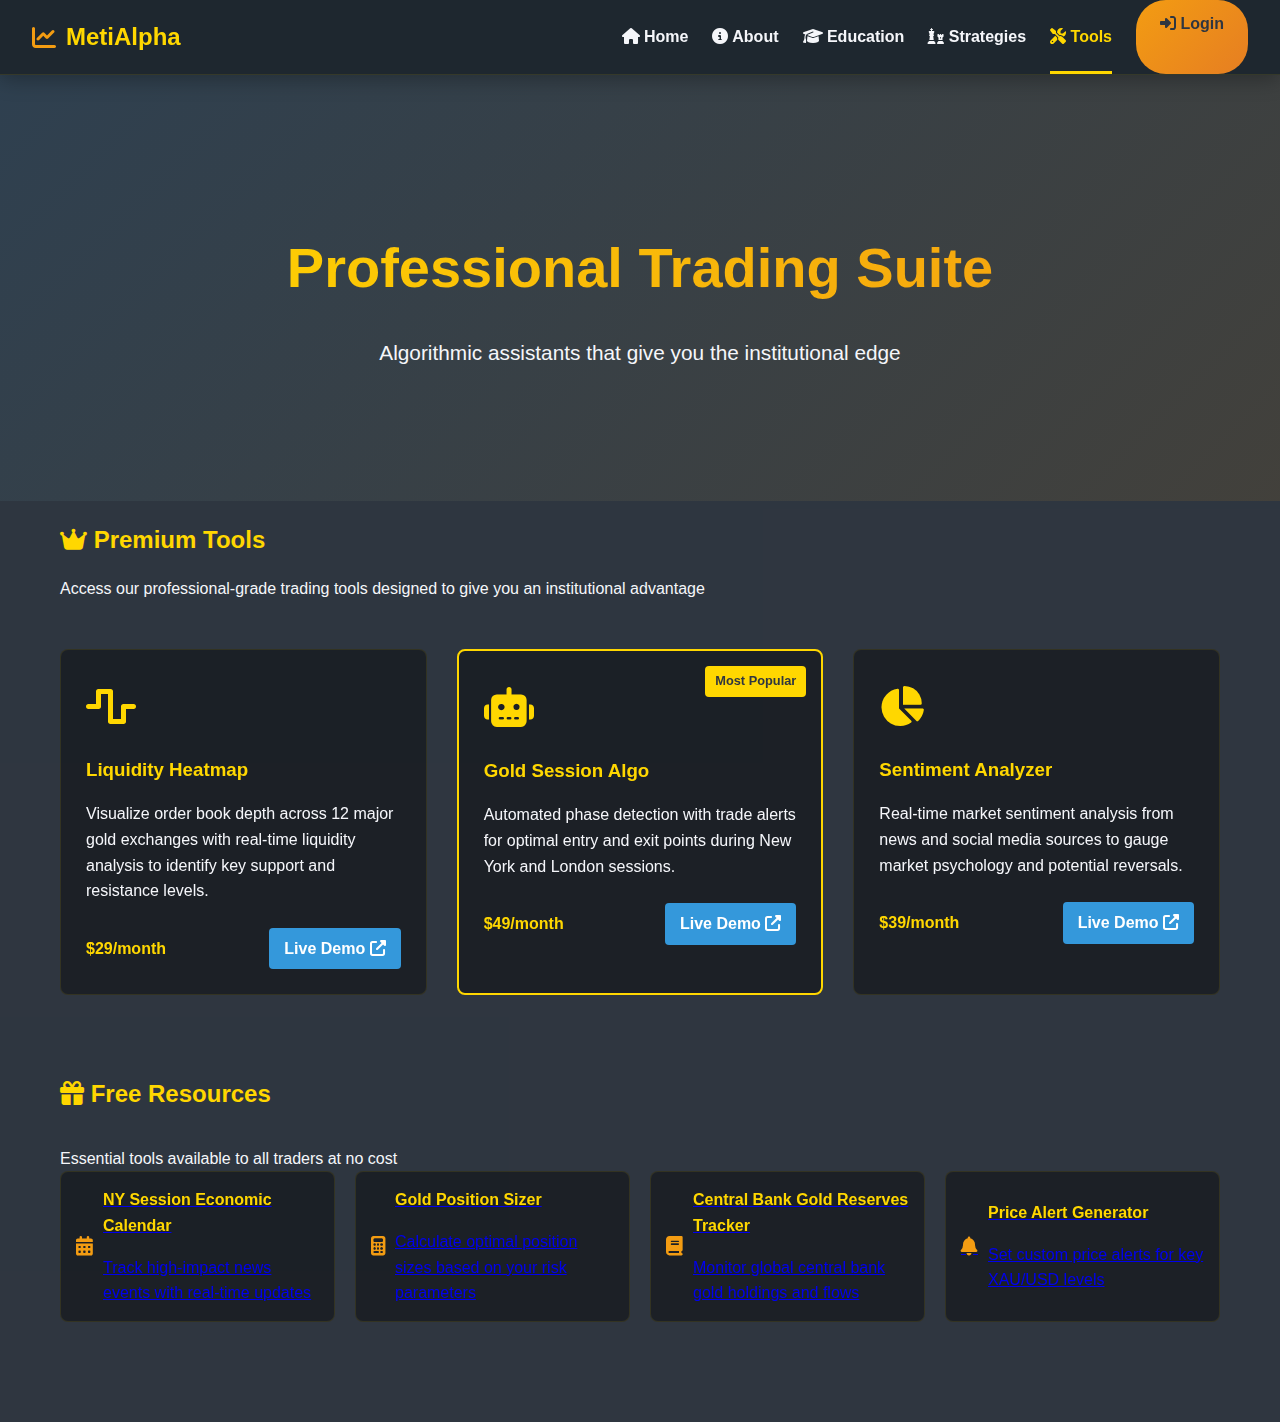
<file: tools.html>
<!DOCTYPE html>
<html lang="en">
<head>
  <meta charset="UTF-8">
  <meta name="viewport" content="width=device-width, initial-scale=1.0">
  <title>Trading Tools - MetiAlpha</title>
  <link rel="stylesheet" href="https://cdnjs.cloudflare.com/ajax/libs/font-awesome/6.4.0/css/all.min.css">
  <link rel="stylesheet" href="styles.css">
  <style>
    /* =====================
       TOOLS PAGE SPECIFIC STYLES 
       ===================== */
    
    /* Hero Section */
    .tools-hero {
      background: linear-gradient(135deg, rgba(52, 152, 219, 0.1), rgba(243, 156, 18, 0.1));
    }
    
    /* Premium Tools Grid */
    .tools-grid {
      display: grid;
      grid-template-columns: repeat(auto-fit, minmax(300px, 1fr));
      gap: 30px;
      margin: 3rem 0;
    }
    
    .tool-card {
      position: relative;
    }
    
    .tool-badge {
      position: absolute;
      top: 15px;
      right: 15px;
      background-color: var(--gold);
      color: var(--dark);
      padding: 5px 10px;
      border-radius: 4px;
      font-weight: 600;
      font-size: 0.8rem;
    }
    
    .tool-icon {
      font-size: 2.5rem;
      color: var(--gold);
      margin-bottom: 1rem;
    }
    
    .tool-card h3 {
      margin-bottom: 1rem;
    }
    
    .tool-footer {
      display: flex;
      justify-content: space-between;
      align-items: center;
      margin-top: 1.5rem;
    }
    
    .price {
      font-weight: 700;
      color: var(--gold);
    }
    
    .demo-button {
      background-color: var(--secondary);
      color: white;
      padding: 8px 15px;
      border-radius: 4px;
      font-weight: 600;
      text-decoration: none;
      transition: all 0.3s;
    }
    
    .demo-button:hover {
      background-color: #2980b9;
      transform: translateY(-2px);
    }
    
    .featured {
      border: 2px solid var(--gold);
    }
    
    /* Free Tools Section */
    .free-tools {
      margin: 5rem 0;
    }
    
    .free-tools h2 {
      margin-bottom: 2rem;
    }
    
    .resource-list {
      display: grid;
      grid-template-columns: repeat(auto-fit, minmax(250px, 1fr));
      gap: 20px;
    }
    
    .resource-item {
      display: flex;
      align-items: center;
      padding: 15px;
      transition: all 0.3s;
    }
    
    .resource-item:hover {
      transform: translateY(-3px);
      box-shadow: 0 5px 15px rgba(0, 0, 0, 0.2);
    }
    
    .resource-item i {
      margin-right: 10px;
      color: var(--accent);
      font-size: 1.2rem;
    }
    
    /* Responsive Adjustments */
    @media (max-width: 768px) {
      .tools-grid {
        grid-template-columns: 1fr;
      }
      
      .resource-list {
        grid-template-columns: 1fr;
      }
    }
  </style>
</head>
<body>
  <div class="overlay">
    <!-- =====================
         NAVIGATION BAR 
         ===================== -->
    <nav>
      <a href="index.html" class="nav-logo">
        <i class="fas fa-chart-line"></i>
        <span>MetiAlpha</span>
      </a>
      <div class="nav-links">
        <a href="index.html" class="nav-link"><i class="fas fa-home"></i> Home</a>
        <a href="about.html" class="nav-link"><i class="fas fa-info-circle"></i> About</a>
        <a href="education.html" class="nav-link"><i class="fas fa-graduation-cap"></i> Education</a>
        <a href="strategies.html" class="nav-link"><i class="fas fa-chess"></i> Strategies</a>
        <a href="tools.html" class="nav-link active"><i class="fas fa-tools"></i> Tools</a>
        <a href="login.html" class="nav-link nav-cta"><i class="fas fa-sign-in-alt"></i> Login</a>
      </div>
    </nav>

    <!-- =====================
         HERO SECTION 
         ===================== -->
    <section class="hero tools-hero">
      <div class="container">
        <h1>Professional Trading Suite</h1>
        <p class="subtitle">Algorithmic assistants that give you the institutional edge</p>
      </div>
    </section>
    
    <!-- =====================
         MAIN CONTENT 
         ===================== -->
    <div class="container">
      <!-- Premium Tools Section -->
      <section class="premium-tools">
        <h2><i class="fas fa-crown"></i> Premium Tools</h2>
        <p class="section-intro">Access our professional-grade trading tools designed to give you an institutional advantage</p>
        
        <div class="tools-grid">
          <!-- Tool Card 1 -->
          <div class="tool-card card">
            <div class="tool-icon"><i class="fas fa-wave-square"></i></div>
            <h3>Liquidity Heatmap</h3>
            <p>Visualize order book depth across 12 major gold exchanges with real-time liquidity analysis to identify key support and resistance levels.</p>
            <div class="tool-footer">
              <span class="price">$29/month</span>
              <a href="#" class="demo-button">Live Demo <i class="fas fa-external-link-alt"></i></a>
            </div>
          </div>
          
          <!-- Tool Card 2 (Featured) -->
          <div class="tool-card card featured">
            <div class="tool-badge">Most Popular</div>
            <div class="tool-icon"><i class="fas fa-robot"></i></div>
            <h3>Gold Session Algo</h3>
            <p>Automated phase detection with trade alerts for optimal entry and exit points during New York and London sessions.</p>
            <div class="tool-footer">
              <span class="price">$49/month</span>
              <a href="#" class="demo-button">Live Demo <i class="fas fa-external-link-alt"></i></a>
            </div>
          </div>
          
          <!-- Tool Card 3 -->
          <div class="tool-card card">
            <div class="tool-icon"><i class="fas fa-chart-pie"></i></div>
            <h3>Sentiment Analyzer</h3>
            <p>Real-time market sentiment analysis from news and social media sources to gauge market psychology and potential reversals.</p>
            <div class="tool-footer">
              <span class="price">$39/month</span>
              <a href="#" class="demo-button">Live Demo <i class="fas fa-external-link-alt"></i></a>
            </div>
          </div>
        </div>
      </section>
    
      <!-- Free Tools Section -->
      <section class="free-tools">
        <h2><i class="fas fa-gift"></i> Free Resources</h2>
        <p class="section-intro">Essential tools available to all traders at no cost</p>
        
        <div class="resource-list">
          <a href="#" class="resource-item card">
            <i class="fas fa-calendar-alt"></i> 
            <div>
              <h4>NY Session Economic Calendar</h4>
              <p>Track high-impact news events with real-time updates</p>
            </div>
          </a>
          
          <a href="#" class="resource-item card">
            <i class="fas fa-calculator"></i>
            <div>
              <h4>Gold Position Sizer</h4>
              <p>Calculate optimal position sizes based on your risk parameters</p>
            </div>
          </a>
          
          <a href="#" class="resource-item card">
            <i class="fas fa-book"></i>
            <div>
              <h4>Central Bank Gold Reserves Tracker</h4>
              <p>Monitor global central bank gold holdings and flows</p>
            </div>
          </a>
          
          <a href="#" class="resource-item card">
            <i class="fas fa-bell"></i>
            <div>
              <h4>Price Alert Generator</h4>
              <p>Set custom price alerts for key XAU/USD levels</p>
            </div>
          </a>
        </div>
      </section>
    </div>
  </div>
</body>
</html>
</file>
<file: styles.css>
/* Global Variables */
:root {
    --primary: #1e272e;
    --secondary: #3498db;
    --accent: #f39c12;
    --gold: #ffd700;
    --dark: #2f3640;
    --light: #f5f6fa;
    --success: #2ecc71;
    --danger: #e74c3c;
    --nav-bg: rgba(30, 39, 46, 0.95);
  }
  
  /* Base Styles */
  * {
    margin: 0;
    padding: 0;
    box-sizing: border-box;
  }
  
  body {
    font-family: 'Montserrat', sans-serif;
    background-color: var(--dark);
    color: var(--light);
    line-height: 1.6;
    background-image: url('https://images.unsplash.com/photo-1611974789855-9c2a0a7236a3?ixlib=rb-4.0.3&auto=format&fit=crop&w=1950&q=80');
    background-size: cover;
    background-attachment: fixed;
    background-position: center;
  }
  
  .overlay {
    background-color: rgba(47, 54, 64, 0.92);
    min-height: 100vh;
  }
  
  .container {
    max-width: 1200px;
    margin: 0 auto;
    padding: 20px;
  }
  
  /* Typography */
  h1, h2, h3, h4 {
    color: var(--gold);
    margin-bottom: 1rem;
  }
  
  .highlight {
    color: var(--gold);
    font-weight: 600;
  }
  
  /* Buttons */
  .btn {
    display: inline-block;
    padding: 12px 24px;
    border-radius: 4px;
    font-weight: 600;
    text-decoration: none;
    transition: all 0.3s ease;
  }
  
  .btn-primary {
    background-color: var(--accent);
    color: var(--dark);
  }
  
  .btn-primary:hover {
    background-color: #e67e22;
    transform: translateY(-2px);
    box-shadow: 0 4px 8px rgba(0, 0, 0, 0.2);
  }
  
  /* Cards */
  .card {
    background-color: rgba(0, 0, 0, 0.4);
    border-radius: 8px;
    padding: 25px;
    backdrop-filter: blur(5px);
    -webkit-backdrop-filter: blur(5px);
    border: 1px solid rgba(255, 215, 0, 0.1);
    transition: transform 0.3s, box-shadow 0.3s;
  }
  
  .card:hover {
    transform: translateY(-5px);
    box-shadow: 0 10px 20px rgba(0, 0, 0, 0.3);
  }
  
  /* Navigation */
  nav {
    background-color: var(--nav-bg);
    padding: 0 2rem;
    display: flex;
    justify-content: space-between;
    align-items: center;
    position: sticky;
    top: 0;
    z-index: 100;
    box-shadow: 0 4px 20px rgba(0, 0, 0, 0.3);
    backdrop-filter: blur(10px);
    -webkit-backdrop-filter: blur(10px);
    border-bottom: 1px solid rgba(255, 215, 0, 0.1);
  }
  
  .nav-logo {
    display: flex;
    align-items: center;
    color: var(--gold);
    font-weight: 700;
    font-size: 1.5rem;
    text-decoration: none;
  }
  
  .nav-logo i {
    margin-right: 10px;
    color: var(--accent);
  }
  
  .nav-links {
    display: flex;
    gap: 1.5rem;
  }
  
  .nav-link {
    color: var(--light);
    text-decoration: none;
    font-weight: 600;
    padding: 1.5rem 0;
    position: relative;
    transition: color 0.3s;
  }
  
  .nav-link:hover {
    color: var(--accent);
  }
  
  .nav-link::after {
    content: '';
    position: absolute;
    width: 0;
    height: 3px;
    bottom: 0;
    left: 0;
    background-color: var(--gold);
    transition: width 0.3s;
  }
  
  .nav-link:hover::after {
    width: 100%;
  }
  
  .nav-link.active {
    color: var(--gold);
  }
  
  .nav-link.active::after {
    width: 100%;
  }
  
  .nav-cta {
    background: linear-gradient(135deg, var(--accent), #e67e22);
    color: var(--dark);
    padding: 0.7rem 1.5rem;
    border-radius: 30px;
    font-weight: 700;
    transition: transform 0.3s, box-shadow 0.3s;
    text-decoration: none;
  }
  
  .nav-cta:hover {
    transform: translateY(-3px);
    box-shadow: 0 5px 15px rgba(243, 156, 18, 0.4);
    color: var(--dark);
  }
  
  /* Hero Sections */
  .hero {
    text-align: center;
    padding: 8rem 0 5rem;
    position: relative;
  }
  
  .hero h1 {
    font-size: 3.5rem;
    margin-bottom: 1.5rem;
    background: linear-gradient(to right, var(--gold), var(--accent));
    -webkit-background-clip: text;
    background-clip: text;
    color: transparent;
  }
  
  .hero .subtitle {
    font-size: 1.3rem;
    max-width: 700px;
    margin: 0 auto 2rem;
  }
  
  /* Responsive Design */
  @media (max-width: 768px) {
    nav {
      flex-direction: column;
      padding: 1rem;
    }
    
    .nav-links {
      margin-top: 1rem;
      flex-wrap: wrap;
      justify-content: center;
    }
    
    .hero h1 {
      font-size: 2.5rem;
    }
    
    .container {
      padding: 15px;
    }
  }
</file>
